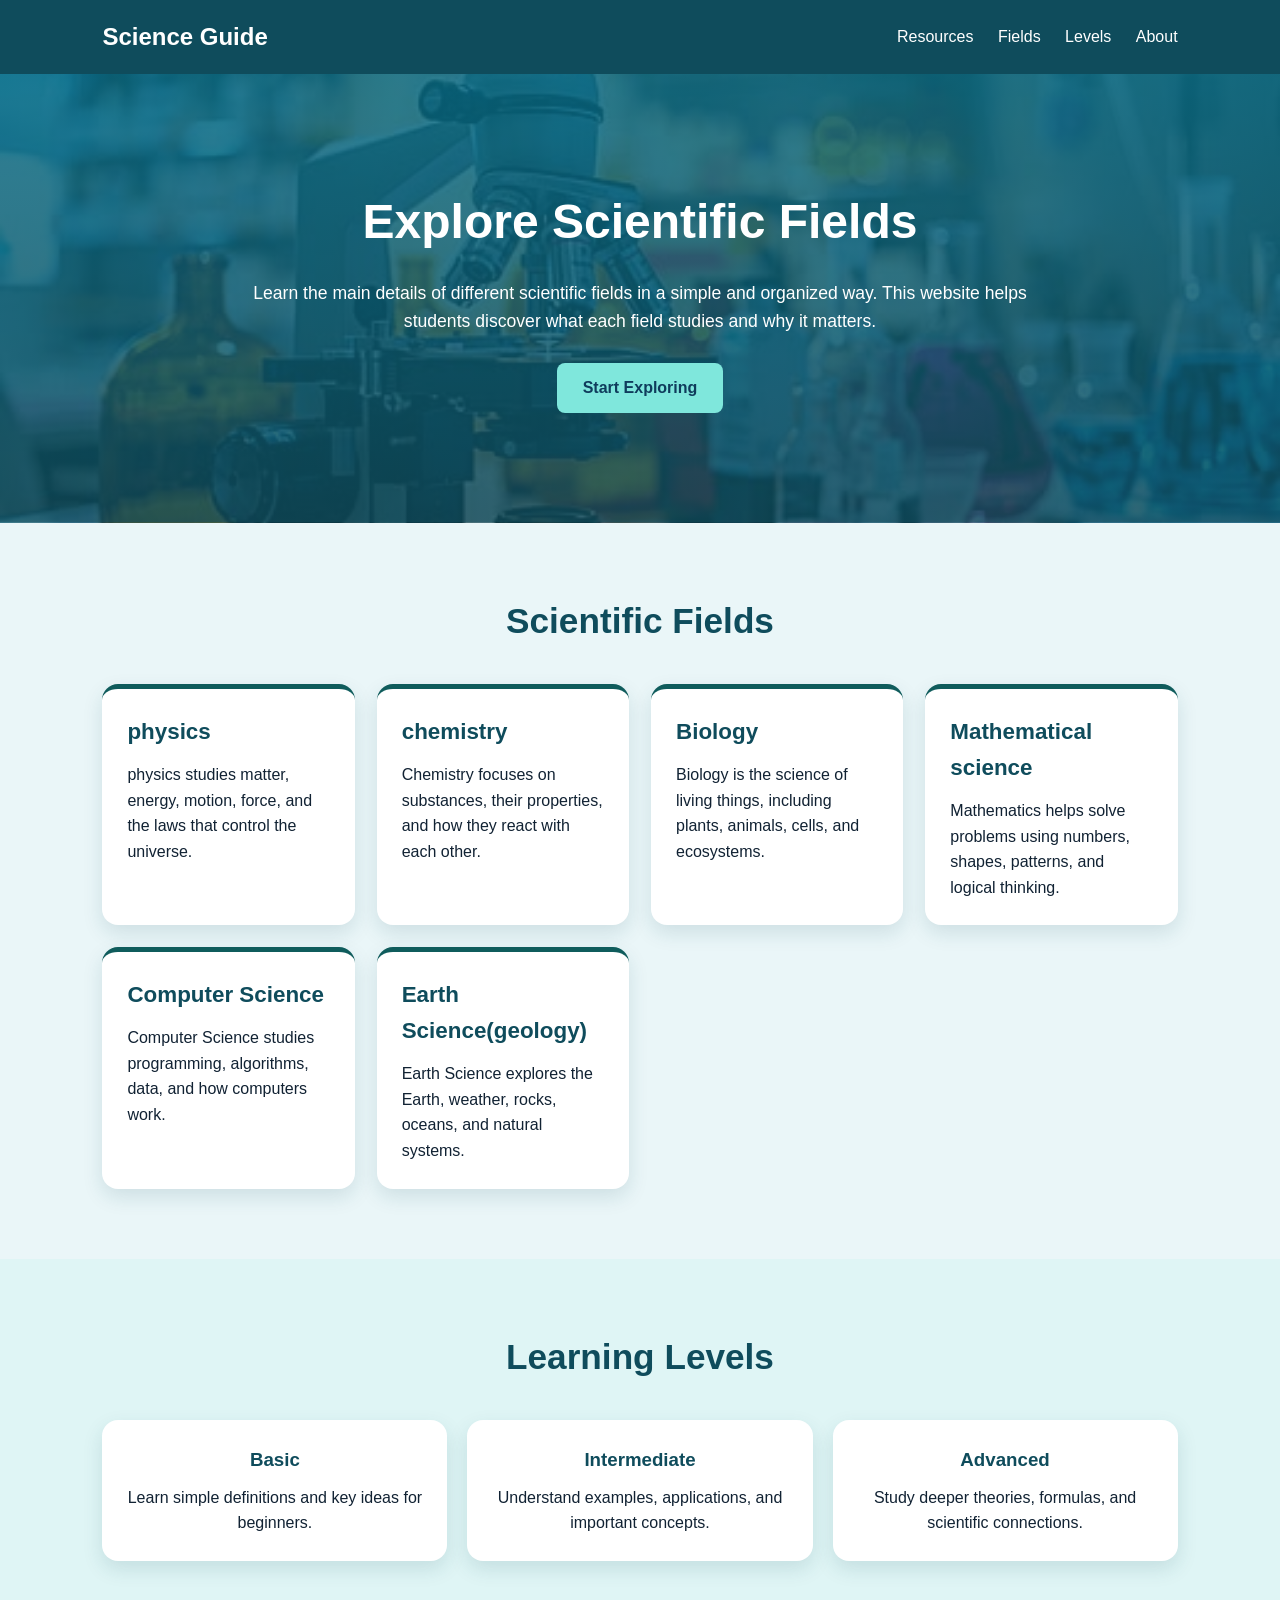
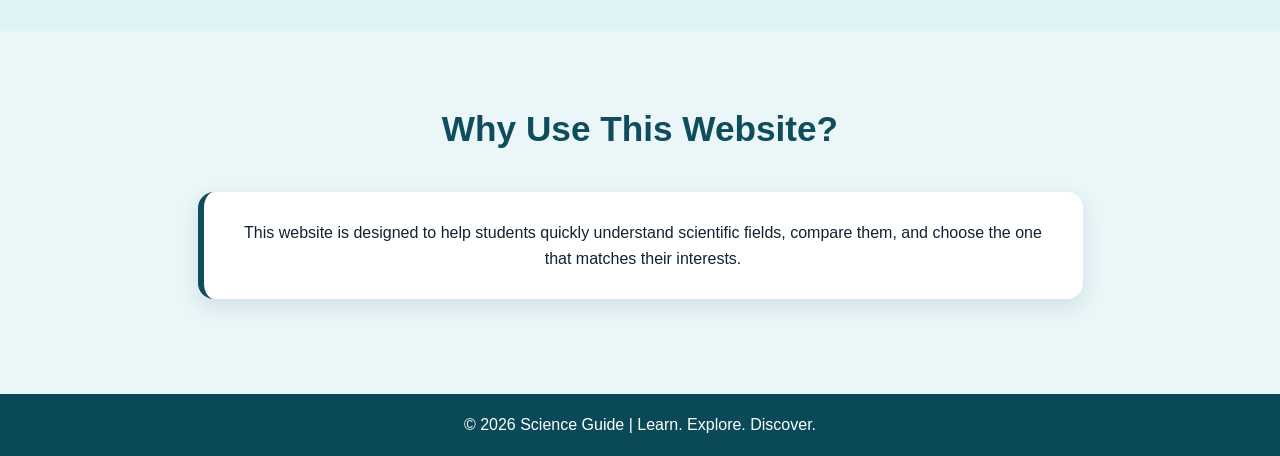
<file: index.html>
<!DOCTYPE html>
<html lang = "en">
<head>
  <meta charest = "UTF-8" />
  <meta name = "viewport" content ="width = device-width , initial-scale = 1.0" />
  <title>Scientific Fields Explorer</title>
  <link rel = "stylesheet" href = "style.css" />
</head>
<body>
  <header class="navbar">
    <div class ="logo">Science Guide</div>
    <nav>
        <a href = "resources.html">Resources</a>
      <a href = "#fields">Fields</a>
      <a href = "#levels">Levels</a>
      <a href = "#about">About</a>
    </nav>
  </header>
   <section class ="hero">
    <div class ="hero-content">
      <h1>Explore Scientific Fields</h1>
      <p>
        Learn the main details of different scientific fields in a simple and organized way.
        This website helps students discover what each field studies and why it matters.
      </p>
      <a href = "#fields" class ="btn">Start Exploring</a>
    </div>
  </section>

</html>

          <main>
    <section id= "fields" class= "section">
      <h2>Scientific Fields</h2>
      <div class ="cards">
        <div class ="card">
          <h3>physics</h3>
          <p>
            physics studies matter, energy, motion, force, and the laws that control the universe.
          </p>
        </div>

        <div class ="card">
          <h3>chemistry</h3>
          <p>
            Chemistry focuses on substances, their properties, and how they react with each other.
          </p>
        </div>

        <div class ="card">
          <h3>Biology </h3>
          <p>
            Biology is the science of living things, including plants, animals, cells, and ecosystems.
          </p>
        </div>

        <div class = "card">
          <h3>Mathematical science</h3>
          <p>
            Mathematics helps solve problems using numbers, shapes, patterns, and logical thinking.
          </p>
        </div>

        <div class = "card">
          <h3>Computer Science</h3>
          <p>
            Computer Science studies programming, algorithms, data, and how computers work.
          </p>
        </div>

        <div class = "card">
          <h3>Earth Science(geology)</h3>
          <p>
            Earth Science explores the Earth, weather, rocks, oceans, and natural systems.
          </p>
        </div>
    </div>
</section>

    <section id = "levels" class="section alt">
      <h2>Learning Levels</h2>
      <div class = "levels">
        <div class = "level-box">
          <h3>Basic</h3>
          <p>Learn simple definitions and key ideas for beginners.</p>
        </div>
        <div class = "level-box">
          <h3>Intermediate</h3>
          <p>Understand examples, applications, and important concepts.</p>
        </div>
        <div class ="level-box">
          <h3>Advanced</h3>
          <p>Study deeper theories, formulas, and scientific connections.</p>
        </div>
    </div>
    </section>

    <section id = "about" class="section">
      <h2>Why Use This Website?</h2>
      <div class = "about-box">
        <p>
          This website is designed to help students quickly understand scientific fields,
          compare them, and choose the one that matches their interests.
        </p>
    </div>
  </section>
</main>

  <footer class ="footer">
    <p>© 2026 Science Guide | Learn. Explore. Discover.</p>
  </footer>
</body>
</html>
</file>
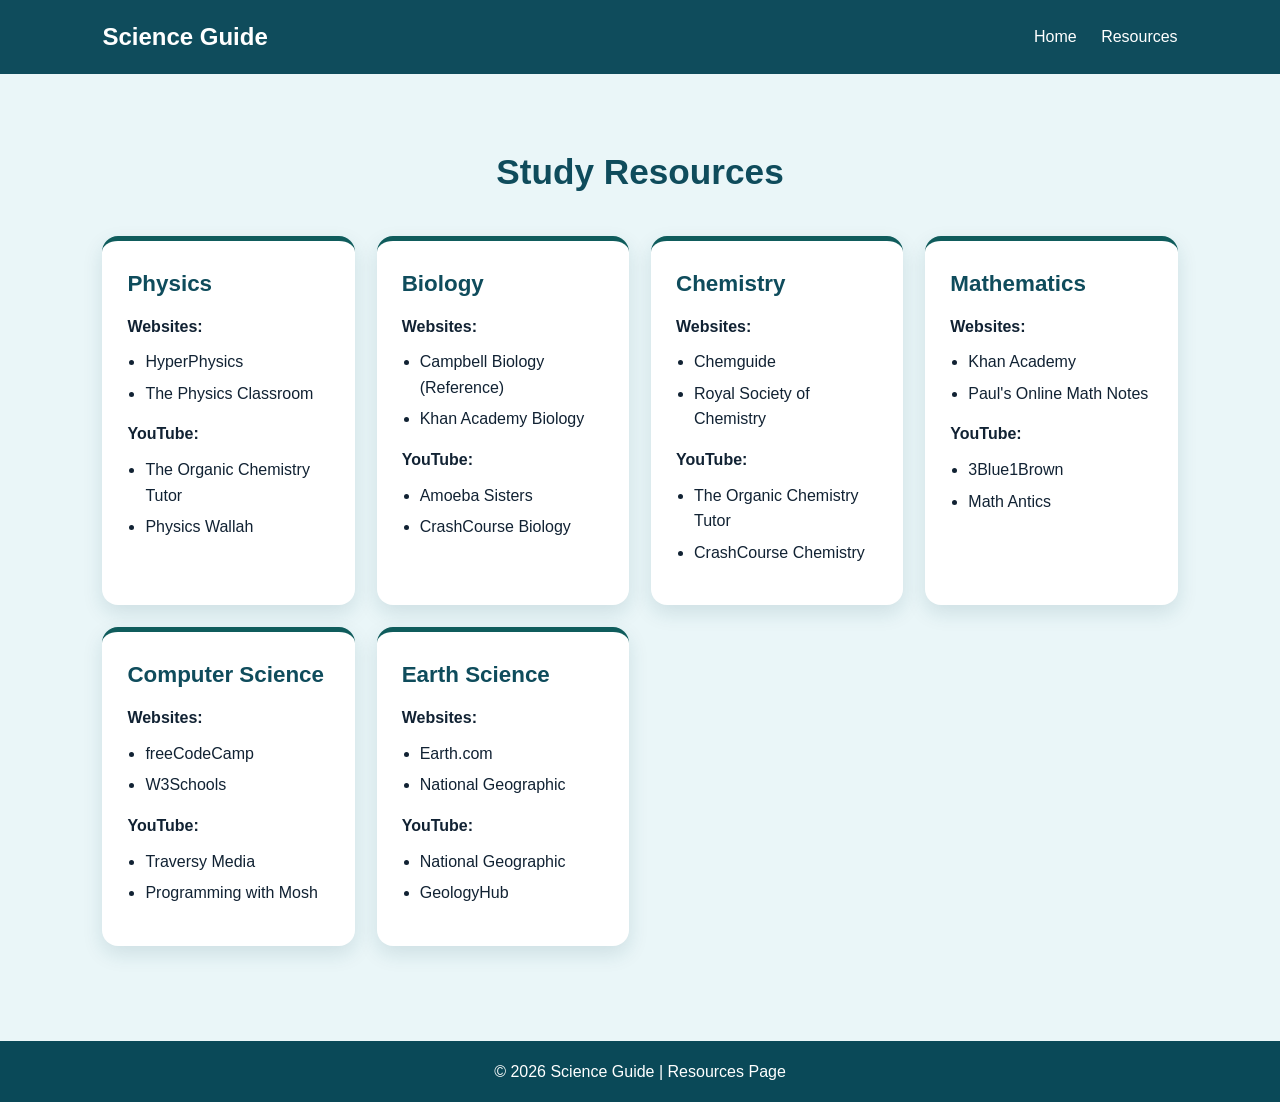
<file: resources.html>
<!DOCTYPE html>
<html lang="en">
<head>
  <meta charset="UTF-8" />
  <meta name="viewport" content="width=device-width, initial-scale=1.0"/>
  <title>Resources | Science Guide</title>
  <link rel="stylesheet" href="style.css" />
</head>
<body>

<header class="navbar">
  <div class="logo">Science Guide</div>
  <nav>
    <a href="index.html">Home</a>
    <a href="resources.html">Resources</a>
  </nav>
</header>

<section class="section">
  <h2>Study Resources</h2>

  <div class="cards">

    <!-- Physics -->
    <div class="card">
      <h3>Physics</h3>
      <p><strong>Websites:</strong></p>
      <ul>
        <li>HyperPhysics</li>
        <li>The Physics Classroom</li>
      </ul>

      <p><strong>YouTube:</strong></p>
      <ul>
        <li>The Organic Chemistry Tutor</li>
        <li>Physics Wallah</li>
      </ul>
    </div>

    <!-- Biology -->
    <div class="card">
      <h3>Biology</h3>
      <p><strong>Websites:</strong></p>
      <ul>
        <li>Campbell Biology (Reference)</li>
        <li>Khan Academy Biology</li>
      </ul>

      <p><strong>YouTube:</strong></p>
      <ul>
        <li>Amoeba Sisters</li>
        <li>CrashCourse Biology</li>
      </ul>
    </div>

    <!-- Chemistry -->
    <div class="card">
      <h3>Chemistry</h3>
      <p><strong>Websites:</strong></p>
      <ul>
        <li>Chemguide</li>
        <li>Royal Society of Chemistry</li>
      </ul>

      <p><strong>YouTube:</strong></p>
      <ul>
        <li>The Organic Chemistry Tutor</li>
        <li>CrashCourse Chemistry</li>
      </ul>
    </div>

    <!-- Math -->
    <div class="card">
      <h3>Mathematics</h3>
      <p><strong>Websites:</strong></p>
      <ul>
        <li>Khan Academy</li>
        <li>Paul's Online Math Notes</li>
      </ul>

      <p><strong>YouTube:</strong></p>
      <ul>
        <li>3Blue1Brown</li>
        <li>Math Antics</li>
      </ul>
    </div>

    <!-- Computer Science -->
    <div class="card">
      <h3>Computer Science</h3>
      <p><strong>Websites:</strong></p>
      <ul>
        <li>freeCodeCamp</li>
        <li>W3Schools</li>
      </ul>

      <p><strong>YouTube:</strong></p>
      <ul>
        <li>Traversy Media</li>
        <li>Programming with Mosh</li>
      </ul>
    </div>

    <!-- Earth Science -->
    <div class="card">
      <h3>Earth Science</h3>
      <p><strong>Websites:</strong></p>
      <ul>
        <li>Earth.com</li>
        <li>National Geographic</li>
      </ul>

      <p><strong>YouTube:</strong></p>
      <ul>
        <li>National Geographic</li>
        <li>GeologyHub</li>
      </ul>
    </div>

  </div>
</section>

<footer class="footer">
  <p>© 2026 Science Guide | Resources Page</p>
</footer>

</body>
</html>
</file>
<file: style.css>
* {
  margin : 0;
  padding : 0;
  box-sizing : border-box;
  font-family : Arial, sans-serif;
}

body {
  background : #eaf6f8;
  color: #123;
  line-height: 1.6;
}

.navbar {
  background: #0f4c5c;
  color : white;
  display: flex;
  justify-content : space-between ;
  align-items: center;
  padding : 18px 8%;
  position: sticky;
  top: 0;
  z-index : 1000;
}

.logo {
  font-size: 1.5rem ;
  font-weight : bold ;
}

.navbar nav a {
  color : white ;
  text-decoration : none;
  margin-left : 20px;
  font-size: 1rem;
  transition : 0.3s;
}

.navbar nav a:hover {
  color : #7fe6dc;
}
.hero {
  background: linear-gradient(rgba(8, 107, 132, 0.85), rgba(15, 76, 92, 0.85)),
url("images/image1.jpg");  background-size: cover;
  background-position: center;
  color: white;
  text-align: center;
  padding: 110px 20px;
}

.hero-content {
  max-width: 800px;
  margin : auto;
}

.hero h1 {
  font-size: 3rem;
  margin-bottom: 18px;
}

.hero p {
  font-size: 1.1rem;
  margin-bottom : 28px;
}
.btn {
  display : inline-block;
  background : #7fe7dc;
  color : #0f3c5c;
  padding: 12px 26px;
  text-decoration: none;
  border-radius: 8px;
  font-weight: bold;
  transition: 0.4s;
}

.btn:hover {
  background: #a5f0e8;
}

.section {
  padding: 70px 8%;
}

.section h2 {
  text-align: center;
  font-size: 2.2rem;
  color: #0f4c5c;
  margin-bottom: 35px;
}

.cards {
  display: grid;
  grid-template-columns: repeat(auto-fit, minmax(240px, 1fr));
  gap: 22px;
}

.card {
  background : white;
  padding : 25px;
  border-radius : 16px;
  box-shadow : 0 8px 20px rgba(16, 75, 93, 0.13);
  border-top : 5px solid #0f5c5c;
  transition : transfrom 0.3s ease;
}

.card:hover {
  transform: translateY(-6px);
}

.card h3 {
  color: #0f4c5c;
  margin-bottom : 12px;
  font-size : 1.4rem;
}

.alt {
  background : #dff5f5;
}

.levels {
  display: grid;
  grid-template-columns : repeat(auto-fit, minmax(220px, 1fr));
  gap : 20px ;
}

.level-box {
  background: white;
  padding: 25px;
  border-radius: 16px;
  text-align : center;
  box-shadow : 0 8px 20px rgba(16, 77, 93, 0.13);
}

.level-box h3 {
  color : #0f4c5c;
  margin-bottom : 10px;
}

.about-box {
  background : white;
  max-width : 885px;
  margin : auto ;
  padding : 28px;
  border-radius : 16px;
  box-shadow : 0 8px 20px rgba(15, 76, 92, 0.12);
  text-align : center ;
  border-left : 6px solid #0f4c5c;
}

.footer {
  background : #0a4958;
  color : white;
  text-align : center ;
  padding : 18px 20px;
  margin-top : 25px ;
}

@media (max-width: 768px) {
  .navbar {
    flex-direction : column ;
    gap : 12px ;
  }

  .navbar nav a {
    margin : 0 10px;
  }

  .hero h1 {
    font-size : 2.2rem;
  }
}
.card ul {
  margin : 10px 0 15px;
  padding-left : 18px;
}

.card ul li  {
  margin-bottom: 6px;
}
</file>
